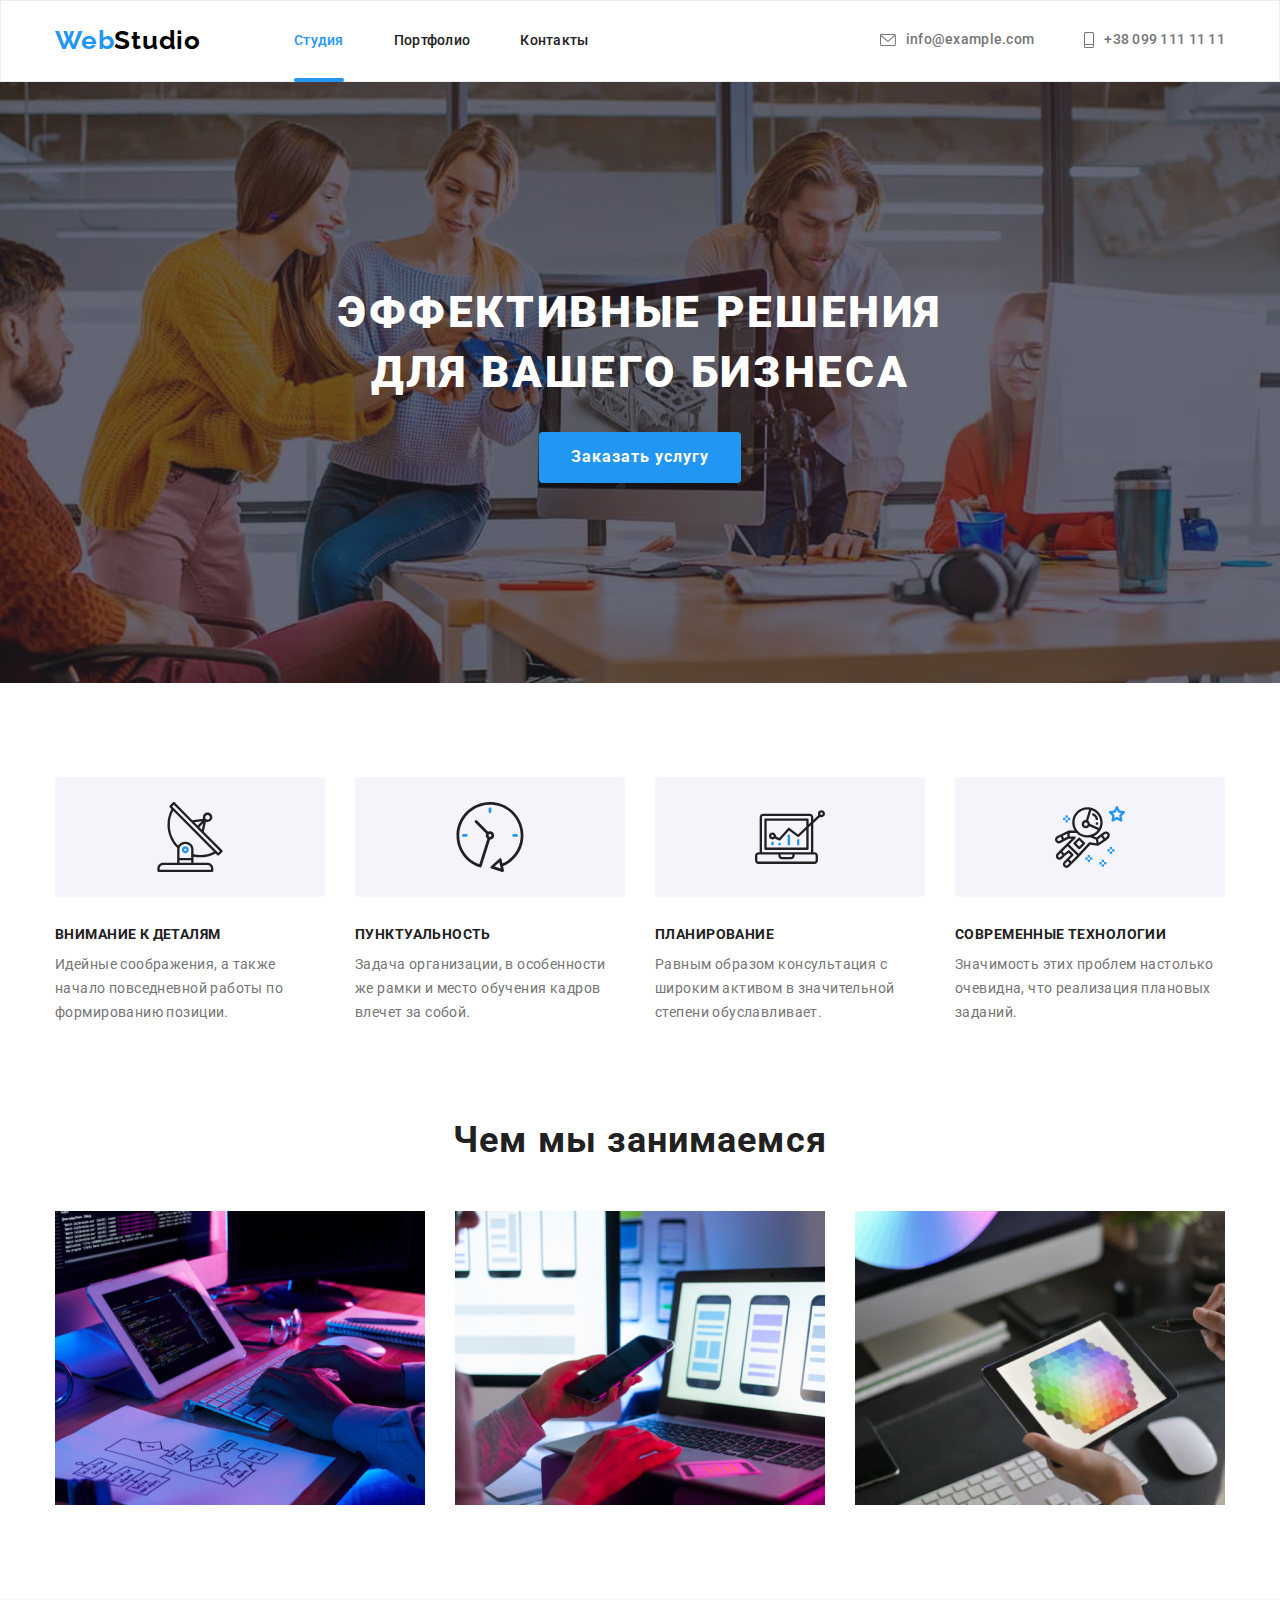
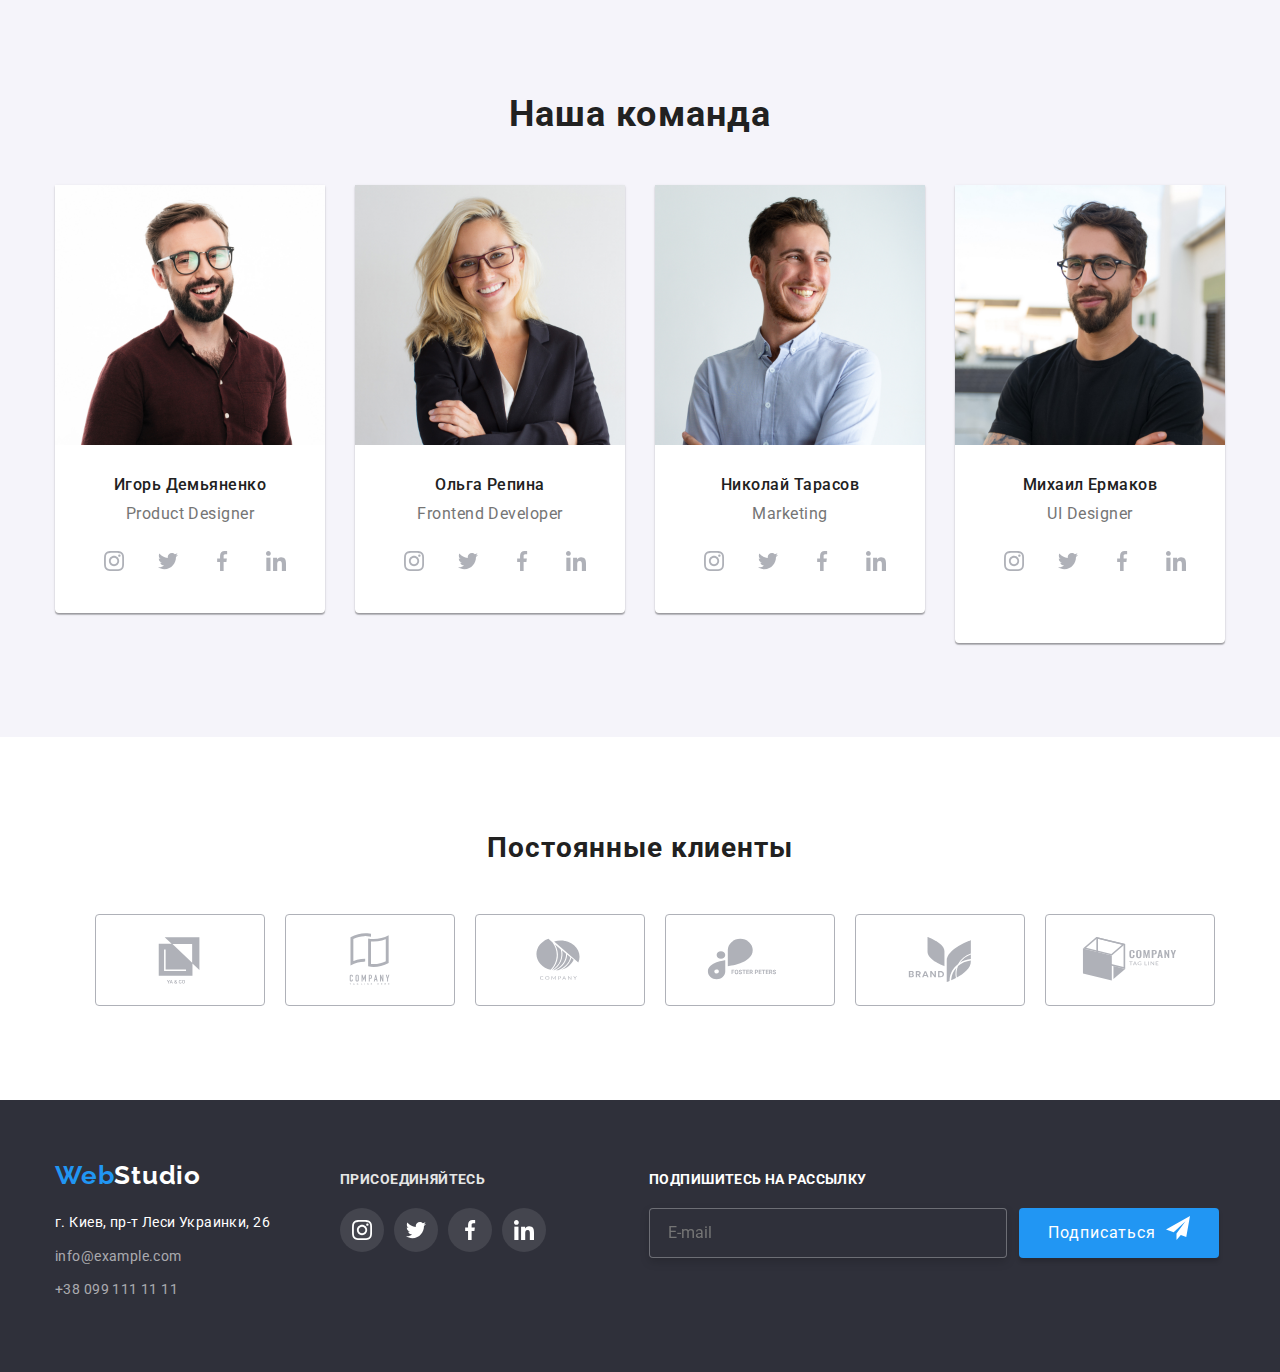
<file: index.html>
<!DOCTYPE html>
<html lang="ru">
  <head>
    <meta charset="UTF-8" />
    <meta http-equiv="X-UA-Compatible" content="IE=edge" />
    <meta name="viewport" content="width=device-width, initial-scale=1.0" />
    <title>Document</title>
    <link rel="preconnect" href="https://fonts.googleapis.com" />
    <link rel="preconnect" href="https://fonts.gstatic.com" crossorigin />
    <link
      href="https://fonts.googleapis.com/css2?family=Raleway:wght@700&family=Roboto:wght@400;500;700;900&display=swap"
      rel="stylesheet"
    />

    <link rel="stylesheet" href="./css/main.min.css" />
  </head>
  <body>
    <header class="header-home">
      <div class="container">
        <a class="header-home-logo" href="./index.html"
          >Web<span class="logo-span">Studio</span>
        </a>

        <nav class="header-home-nav">
          <ul class="menu">
            <li class="menu__links">
              <a class="menu__a active active-current" href="./index.html"
                >Студия</a
              >
            </li>
            <li class="menu__links">
              <a class="menu__a" href="./portfolio.html">Портфолио</a>
            </li>
            <li class="menu__links">
              <a class="menu__a" href="./">Контакты</a>
            </li>
          </ul>
        </nav>
        <ul class="contact">
          <li class="contact__contacnlink">
            <a class="contact__tel" href="mail:info@example.com">
              <svg class="mail-iconssvg" width="16" height="12">
                <use href="./images/icons.svg#icon-envelope-hover"></use>
              </svg>
              info@example.com</a
            >
          </li>
          <li class="contact__contacnlink">
            <a class="contact__tel" href="tel:+380991111111">
              <svg class="tel-iconssvg" width="10" height="16">
                <use href="./images/icons.svg#icon-Vector"></use>
              </svg>
              +38 099 111 11 11</a
            >
          </li>
        </ul>
        <button type="button" class="btm-menu-open">
          <svg class="menu-open" width="40" height="40">
                <use href="./images/icons.svg#icon-menu_40px"></use>
              </svg>
        </button>
      </div>








<div class="mobi-menu is-hidden  ">
        
        <button type="button" class="btm-menu-close">
          <svg class="menu-open" width="40" height="40">
                <use href="./images/icons.svg#icon-close_40px"></use>
              </svg>
        </button>
       
 <ul class="menu-mob ">
            <li class="menu-mob__links  ">
              <a class="actives menu-mob__a   " href="./index.html"
                >Студия</a
              >
            </li>
            <li class="menu-mob__links">
              <a class="menu-mob__a" href="./portfolio.html">Портфолио</a>
            </li>
            <li class="menu-mob__links">
              <a class="menu-mob__a" href="./">Контакты</a>
            </li>
          </ul>
          <ul class="contact-mob">
             
          <li class="contact-mob__contacnlink">
            <a class="contact-mob__tel" href="tel:+380991111111">
              
              +38 099 111 11 11</a
            >
          </li>
          <li class="contact-mob__contacnlink">
            <a class="contact-mob__mail" href="mail:info@example.com">
              
              info@example.com</a
            >
         
        </ul>
        <ul class="menu-insta">
          <li class="menu-insta-list">
            <a href="" class="menu-insta-link">Instagram</a>
          </li>
          <li class="menu-insta-list">
             <div class="menu-insta__border"></div>
            <a href="" class="menu-insta-link">Twitter</a>
          </li>
          <li class="menu-insta-list">
             <div class="menu-insta__border"></div>
            <a href="" class="menu-insta-link">Facebook</a>
          </li>
          <li class="menu-insta-list">
             <div class="menu-insta__border"></div>
            <a href="" class="menu-insta-link">LinkedIn</a>
          </li>
        </ul>
        
       
      </div>











      <div class="menu-planset">
 <div class="container container-planset">
        <a class="header-planset-logo" href="./WebStudio"
          >Web<span class="planset-logo-span">Studio</span>
        </a>

        <nav class="planset-header-home-nav">
          <ul class="menu-planset">
            <li class="menu__links">
              <a class="menu__a active active-current" href="./index.html"
                >Студия</a
              >
            </li>
            <li class="menu__links">
              <a class="menu__a" href="./portfolio.html">Портфолио</a>
            </li>
            <li class="menu__links">
              <a class="menu__a" href="./">Контакты</a>
            </li>
          </ul>
        </nav>
        <ul class="contact-planshet">
          <li class="contact__contacnlinks">
            <a class="contact__tel" href="mail:info@example.com">
              <svg class="mail-iconssvg" width="16" height="12">
                <use href="./images/icons.svg#icon-envelope-hover"></use>
              </svg>
              info@example.com</a
            >
          </li>
          <li class="contact__contacnlink">
            <a class="contact__tel" href="tel:+380991111111">
              <svg class="tel-iconssvg" width="10" height="16">
                <use href="./images/icons.svg#icon-Vector"></use>
              </svg>
              +38 099 111 11 11</a
            >
          </li>
        </ul>

        
       
      </div>
      </div>


      
    </header>





































    

    <!--секция-->
    <main>
      <section class="section-home-button">
        <div class="container ">
          <h1 class="section-home-button-logo button-logo">
            Эффективные решения для вашего бизнеса
          </h1>
          <button class="sec-home-button" type="button" data-modal-open>
            Заказать услугу
          </button>
        </div>




      </section>
      <section class="section-one section">
        <div class="container">
          <h2 hidden>Эффективные решения для вашего бизнеса</h2>

         <ul class="section-one-list home-one-ikons">
            <li class="section-one-list-link one-ikons">
              <div class="oneicon">
                <svg class="one-link-icon" width="70" height="70">
                  <use href="./images/icons.svg#icon-antenna-1"></use>
                </svg>
              </div>
              <h3 class="section-one-logo">Внимание к деталям</h3>
              <p class="section-one-text">
                Идейные соображения, а также начало повседневной работы по
                формированию позиции.
              </p>
            </li>
            <li class="section-one-list-link one-ikons">
              <div class="oneicon">
                <svg class="one-link-icon" width="70" height="70">
                  <use href="./images/icons.svg#icon-clock-1"></use>
                </svg>
              </div>
              <h3 class="section-one-logo">Пунктуальность</h3>
              <p class="section-one-text">
                Задача организации, в особенности же рамки и место обучения
                кадров влечет за собой.
              </p>
            </li>
            <li class="section-one-list-link one-ikons">
              <div class="oneicon">
                <svg class="one-link-icon" width="70" height="70">
                  <use href="./images/icons.svg#icon-diagram-1"></use>
                </svg>
              </div>
              <h3 class="section-one-logo">Планирование</h3>
              <p class="section-one-text">
                Равным образом консультация с широким активом в значительной
                степени обуславливает.
              </p>
            </li>
            <li class="section-one-list-link one-ikons">
              <div class="oneicon">
                <svg class="one-link-icon" width="70" height="70">
                  <use href="./images/icons.svg#icon-astronaut-1"></use>
                </svg>
              </div>
              <h3 class="section-one-logo">Современные технологии</h3>
              <p class="section-one-text">
                Значимость этих проблем настолько очевидна, что реализация
                плановых заданий.
              </p>
            </li>
          </ul>
        </div>
      </section>

      <!--секция с фото-->
      <section class="home-photo section">
        <div class="container">
          <h2 class="home-photo-logo">Чем мы занимаемся</h2>
          <ul class="home-photo-link">
            <li class="home-photo-lins">
              <img
                src="./images/rabota1.jpg"
                alt="разработка придлжений"
                width="370"
                height="294"
              />
            </li>
            <li class="home-photo-lins">
              <img
                src="./images/rabota2.jpg"
                alt="разработка придлжений"
                width="370"
                height="294"
              />
            </li>
            <li class="home-photo-lins">
              <img
                src="./images/rabota3.jpg"
                alt="разработка придлжений"
                width="370"
                height="294"
              />
            </li>
          </ul>
        </div>
      </section>
      <!-- секция наша команда-->
      <section class="team section">
        <div class="container">
          <h2 class="team-logo">Наша команда</h2>
          <ul class="team-link">
            <li class="team-lins">
              <img
                src="./images/geroi.jpg"
                alt="команда"
                width="270"
                height="260"
              />
              <div class="padding-team">
                <h3 class="team-mini-logo">Игорь Демьяненко</h3>
                <p class="team-text" lang="en">Product Designer</p>
                <ul class="team-list list">
                  <li class="team-icon">
                    <a href="" class="team-list-a link">
                      <svg class="tem-logo" width="20" height="20">
                        <use href="./images/icons.svg#icon-instagram-2"></use>
                      </svg>
                    </a>
                  </li>
                  <li class="team-icon">
                    <a href="" class="team-list-a link">
                      <svg class="tem-logo" width="20" height="20">
                        <use href="./images/icons.svg#icon-twitter-1"></use>
                      </svg>
                    </a>
                  </li>
                  <li class="team-icon">
                    <a href="" class="team-list-a link">
                      <svg class="tem-logo" width="20" height="20">
                        <use href="./images/icons.svg#icon-facebook-1"></use>
                      </svg>
                    </a>
                  </li>
                  <li class="team-icon">
                    <a href="" class="team-list-a link">
                      <svg class="tem-logo" width="20" height="20">
                        <use href="./images/icons.svg#icon-linkedin-1"></use>
                      </svg>
                    </a>
                  </li>
                </ul>
              </div>
            </li>

            <li class="team-lins">
              <img
                src="./images/geroi1.jpg"
                alt="команда"
                width="270"
                height="260"
              />
              <div class="padding-team">
                <h3 class="team-mini-logo">Ольга Репина</h3>
                <p class="team-text" lang="en">Frontend Developer</p>
                <ul class="team-list list">
                  <li class="team-icon">
                    <a href="" class="team-list-a link">
                      <svg class="tem-logo" width="20" height="20">
                        <use href="./images/icons.svg#icon-instagram-2"></use>
                      </svg>
                    </a>
                  </li>
                  <li class="team-icon">
                    <a href="" class="team-list-a link">
                      <svg class="tem-logo" width="20" height="20">
                        <use href="./images/icons.svg#icon-twitter-1"></use>
                      </svg>
                    </a>
                  </li>
                  <li class="team-icon">
                    <a href="" class="team-list-a link">
                      <svg class="tem-logo" width="20" height="20">
                        <use href="./images/icons.svg#icon-facebook-1"></use>
                      </svg>
                    </a>
                  </li>
                  <li class="team-icon">
                    <a href="" class="team-list-a link">
                      <svg class="tem-logo" width="20" height="20">
                        <use href="./images/icons.svg#icon-linkedin-1"></use>
                      </svg>
                    </a>
                  </li>
                </ul>
              </div>
            </li>

            <li class="team-lins">
              <img
                src="./images/geroi2.jpg"
                alt="команда"
                width="270"
                height="260"
              />
              <div class="padding-team">
                <h3 class="team-mini-logo">Николай Тарасов</h3>
                <p class="team-text" lang="en">Marketing</p>
                <ul class="team-list list">
                  <li class="team-icon">
                    <a href="" class="team-list-a link">
                      <svg class="tem-logo" width="20" height="20">
                        <use href="./images/icons.svg#icon-instagram-2"></use>
                      </svg>
                    </a>
                  </li>
                  <li class="team-icon">
                    <a href="" class="team-list-a link">
                      <svg class="tem-logo" width="20" height="20">
                        <use href="./images/icons.svg#icon-twitter-1"></use>
                      </svg>
                    </a>
                  </li>
                  <li class="team-icon">
                    <a href="" class="team-list-a link">
                      <svg class="tem-logo" width="20" height="20">
                        <use href="./images/icons.svg#icon-facebook-1"></use>
                      </svg>
                    </a>
                  </li>
                  <li class="team-icon">
                    <a href="" class="team-list-a link">
                      <svg class="tem-logo" width="20" height="20">
                        <use href="./images/icons.svg#icon-linkedin-1"></use>
                      </svg>
                    </a>
                  </li>
                </ul>
              </div>
            </li>

            <li class="team-lins">
              <img
                src="./images/geroi3.jpg"
                alt="команда"
                width="270"
                height="260"
              />
              <div class="padding-team">
                <h3 class="team-mini-logo">Михаил Ермаков</h3>
                <p class="team-text" lang="en">UI Designer</p>

                <ul class="team-list list">
                  <li class="team-icon">
                    <a href="" class="team-list-a link">
                      <svg class="tem-logo" width="20" height="20">
                        <use href="./images/icons.svg#icon-instagram-2"></use>
                      </svg>
                    </a>
                  </li>
                  <li class="team-icon">
                    <a href="" class="team-list-a link">
                      <svg class="tem-logo" width="20" height="20">
                        <use href="./images/icons.svg#icon-twitter-1"></use>
                      </svg>
                    </a>
                  </li>
                  <li class="team-icon">
                    <a href="" class="team-list-a link">
                      <svg class="tem-logo" width="20" height="20">
                        <use href="./images/icons.svg#icon-facebook-1"></use>
                      </svg>
                    </a>
                  </li>
                  <li class="team-icon">
                    <a href="" class="team-list-a link">
                      <svg class="tem-logo" width="20" height="20">
                        <use href="./images/icons.svg#icon-linkedin-1"></use>
                      </svg>
                    </a>
                  </li>
                </ul>
              </div>
            </li>
          </ul>
        </div>
      </section>
      <!--секция новые иконки-->
      <section class="section-icons section">
        <div class="container">
          <h2 class="icons-logo">Постоянные клиенты</h2>
          <ul class="icons-new">
            <li class="icons-list-new">
              <a href="" class="icons-a">
                <svg class="icon-logo-last" width="106" height="60">
                  <use href="./images/icons.svg#icon-Logo"></use>
                </svg>
              </a>
            </li>
            <li class="icons-list-new">
              <a href="" class="icons-a">
                <svg class="icon-logo-last" width="106" height="60">
                  <use href="./images/icons.svg#icon-Logo-1"></use>
                </svg>
              </a>
            </li>
            <li class="icons-list-new">
              <a href="" class="icons-a">
                <svg class="icon-logo-last" width="106" height="60">
                  <use href="./images/icons.svg#icon-Logo-2"></use>
                </svg>
              </a>
            </li>
            <li class="icons-list-new">
              <a href="" class="icons-a">
                <svg class="icon-logo-last" width="106" height="60">
                  <use href="./images/icons.svg#icon-Logo-3"></use>
                </svg>
              </a>
            </li>
            <li class="icons-list-new">
              <a href="" class="icons-a">
                <svg class="icon-logo-last" width="106" height="60">
                  <use href="./images/icons.svg#icon-Logo-4"></use>
                </svg>
              </a>
            </li>
            <li class="icons-list-new">
              <a href="" class="icons-a">
                <svg class="icon-logo-last" width="106" height="60">
                  <use href="./images/icons.svg#icon-Logo-5"></use>
                </svg>
              </a>
            </li>
          </ul>
        </div>
      </section>
    </main>
    <!--концовка-->











    <footer class="footer-home">
      <div class="section-footer container">
       <div class="tablet-futre">
         <div class="footer-div">
          <a class="footer-home-logo" href="./WebStudio"
            >Web<span class="footer-spen">Studio</span>
          </a>
          <address class="footer-home-adress">
            г. Киев, пр-т Леси Украинки, 26
          </address>
          <ul class="footer-home-link">
            <li class="footer-home-lins">
              <a class="footer-home-tel" href="mail:info@example.com"
                >info@example.com</a
              >
            </li>
            <li class="footer-home-lins">
              <a class="footer-home-tel" href="tel:+380991111111"
                >+38 099 111 11 11</a
              >
            </li>
          </ul>
        </div>

        <div class="section-h2">
          <h2 class="foter-h2">присоединяйтесь</h2>

          <ul class="footer-icons">
            <li class="footer-icins-li">
              <a href="" class="footer-icins-a">
                <svg class="footer-icins-logo" width="20" height="20">
                  <use href="./images/icons.svg#icon-instagram-3"></use>
                </svg>
              </a>
            </li>
            <li class="footer-icins-li">
              <a href="" class="footer-icins-a">
                <svg class="footer-icins-logo" width="20" height="20">
                  <use href="./images/icons.svg#icon-twitter-2"></use>
                </svg>
              </a>
            </li>
            <li class="footer-icins-li">
              <a href="" class="footer-icins-a">
                <svg class="footer-icins-logo" width="20" height="20">
                  <use href="./images/icons.svg#icon-facebook-2"></use>
                </svg>
              </a>
            </li>
            <li class="footer-icins-li">
              <a href="" class="footer-icins-a">
                <svg class="footer-icins-logo" width="20" height="20">
                  <use href="./images/icons.svg#icon-linkedin-2"></use>
                </svg>
              </a>
            </li>
          </ul>
        </div>
       </div>

        <form class="subscription-form">
          <h2 class="footer-label">Подпишитесь на рассылку</h2>
          <div class="subscription-mail-form">
            <input
              type="text"
              name="mail"
              id="foter-mail"
              placeholder="E-mail"
              class="futer-input"
            />
            <button class="footer-buten" type="submit">
              Подписаться
              <span>
                <svg class="subscription-icon" width="24" height="24">
                  <use href="./images/icons.svg#icon-tele"></use>
                </svg>
              </span>
            </button>
          </div>
        </form>
      </div>
    </footer>











    <div class="backdrop is-hidden" data-modal>
      <div class="modal">
        <button type="button" class="modal-close" data-modal-close>
          <svg class="footer-isins-logo" width="10" height="10">
            <use href="./images/icons.svg#icon-krestik"></use>
          </svg>
        </button>

        <p class="modal-title">Оставьте свои данные, мы вам перезвоним</p>

        <form class="modal-form">
          <div class="modal-in">
            <div class="input-wrap">
              <label class="modal-label" for="user-name">Имя</label>
              <input
                type="text"
                name="user-name"
                class="modal-input"
                id="user-name"
                placeholder=""
              />
              <svg class="imput-svg">
                <use
                  href="./images/icons.svg#icon-person-black-18dp-1"
                  width="18"
                  height="18"
                ></use>
              </svg>
            </div>
          </div>

          <div class="input-wrap">
            <label class="modal-label" for="user-tel">Телефон</label>
            <input
              type="tel"
              name="user-tel"
              class="modal-input"
              id="user-tel"
              placeholder=""
            />
            <svg class="imput-svg">
              <use
                href="./images/icons.svg#icon-phone-black-18dp-1"
                width="18"
                height="18"
              ></use>
            </svg>
          </div>

          <div class="input-wrap">
            <label class="modal-label" for="user-mail">Почта</label>
            <input
              type="email"
              name="user-mail"
              class="modal-input"
              id="user-mail"
              placeholder=""
            />
            <svg class="imput-svg">
              <use
                href="./images/icons.svg#icon-email-black-18dp-1"
                width="18"
                height="18"
              ></use>
            </svg>
          </div>

          <div class="modal-field">
            <label class="modal-label" for="user-tex">Комментарий</label>

            <textarea
              name="user-tex"
              id="user-tex"
              class="user-tex"
              placeholder="Введите текст"
            ></textarea>
          </div>
          <div class="model-cgecbox">
            <input
              class="checkbox visually-hidden"
              type="checkbox"
              name="checkbox"
              id="checkbox"
            />
            <label class="checkbox-tex" for="checkbox"
              >Соглашаюсь с рассылкой и принимаю&nbsp;
              <a class="" href="">Условия договора</a>
            </label>
          </div>

          <button type="submit" class="sec-home-button btm">Отправить</button>
        </form>
      </div>
    </div>
    <script src="./js/modal.js"></script>
    <script src="./js/menu.js"></script>
     
  </body>
</html>
</file>
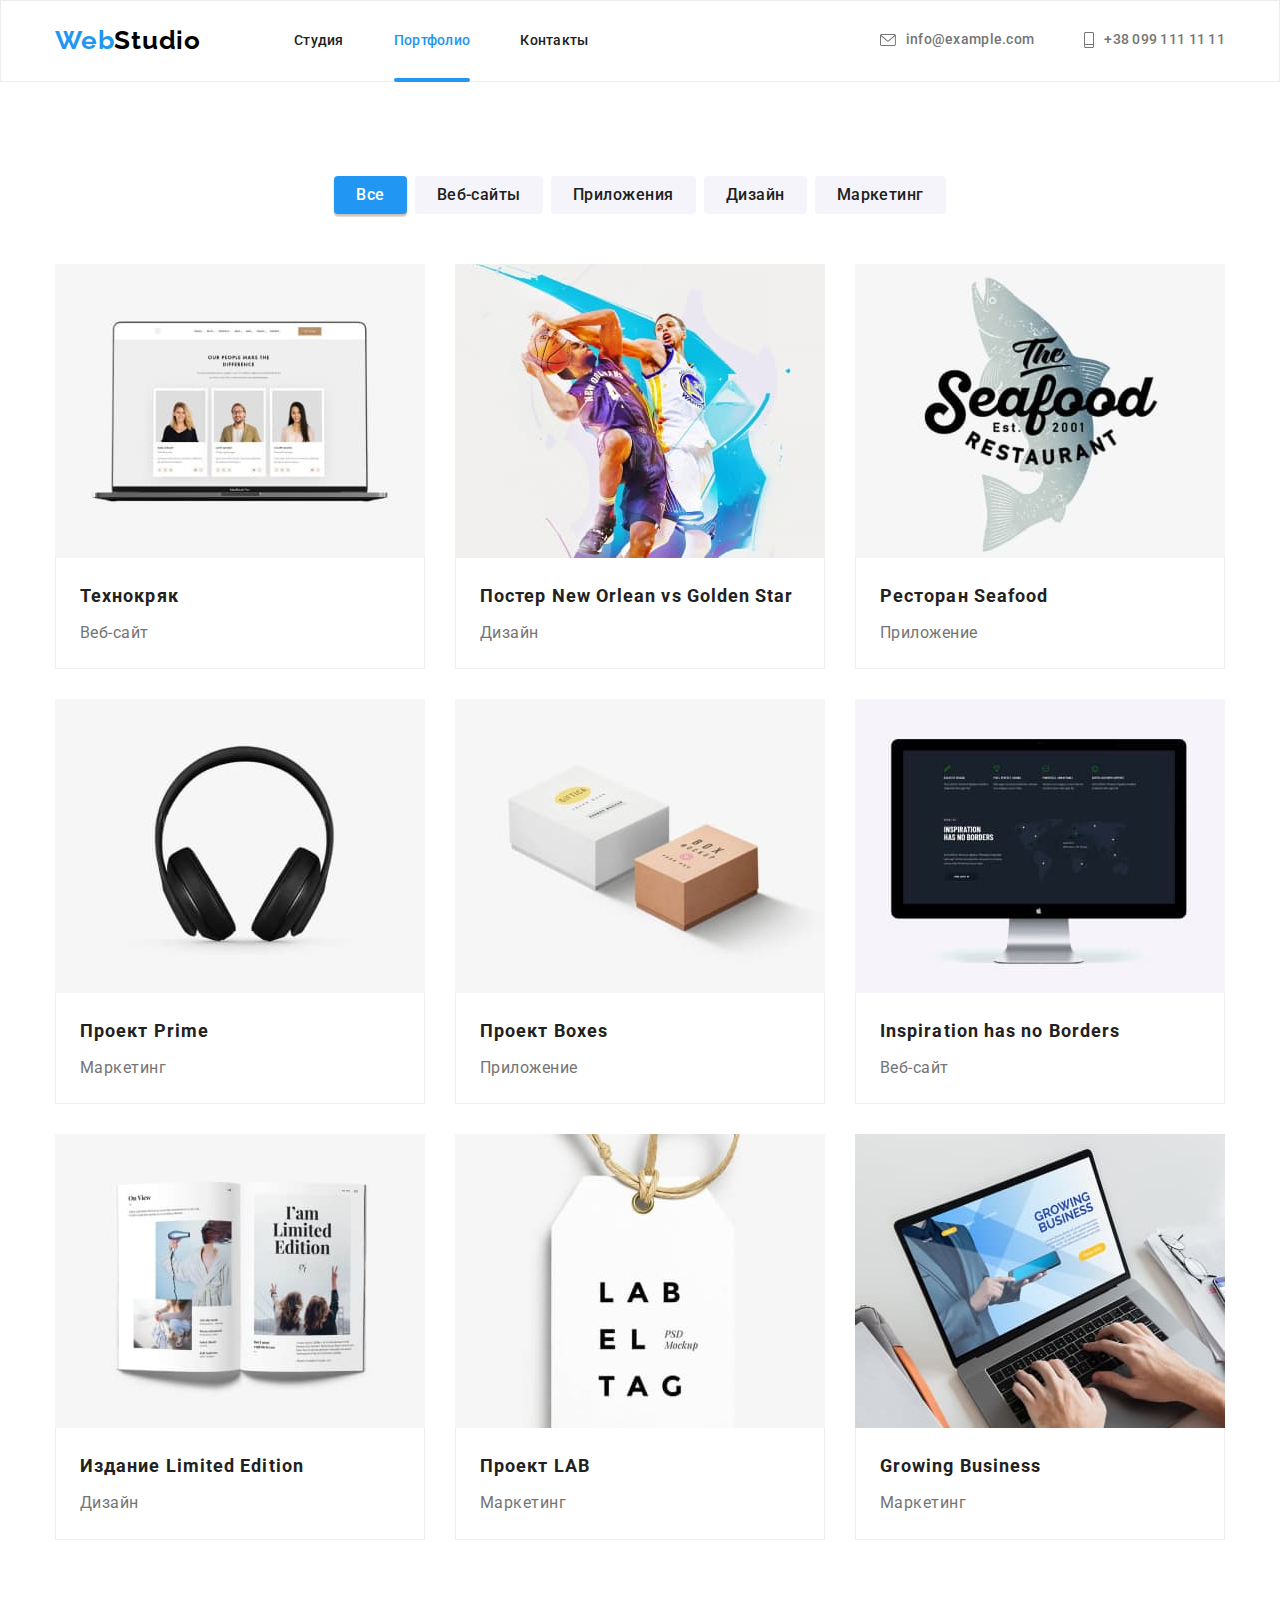
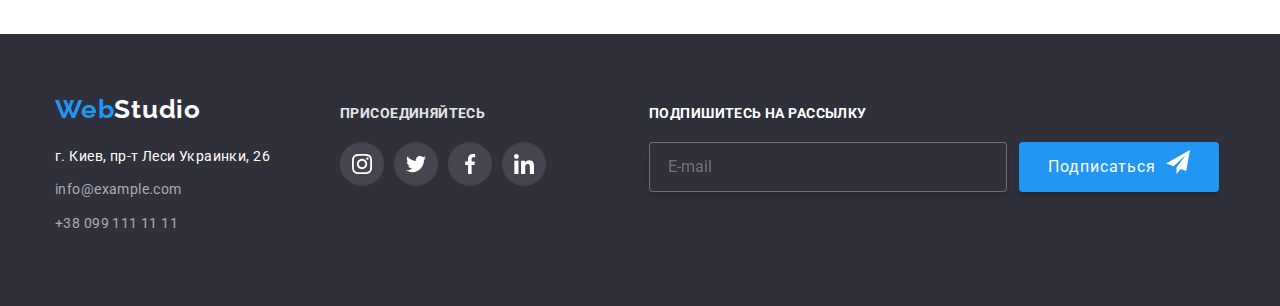
<file: portfolio.html>
<!DOCTYPE html>
<html lang="ru">
  <head>
    <meta charset="UTF-8" />
    <meta http-equiv="X-UA-Compatible" content="IE=edge" />
    <meta name="viewport" content="width=device-width, initial-scale=1.0" />
    <title>Document</title>
    <link rel="preconnect" href="https://fonts.googleapis.com" />

    <link rel="preconnect" href="https://fonts.gstatic.com" crossorigin />
    <link
      href="https://fonts.googleapis.com/css2?family=Raleway:wght@700&family=Roboto:wght@400;500;700;900&display=swap"
      rel="stylesheet"
    />

    <link rel="stylesheet" href="./css/main.min.css" />
  </head>
  <body>
  
     <header class="header-home">
      <div class="container">
        <a class="header-home-logo" href="./index.html"
          >Web<span class="logo-span">Studio</span>
        </a>

        <nav class="header-home-nav">
          <ul class="menu">
            <li class="menu__links">
              <a class="menu__a " href="./index.html"
                >Студия</a
              >
            </li>
            <li class="menu__links">
              <a class="menu__a active active-current" href="./portfolio.html">Портфолио</a>
            </li>
            <li class="menu__links">
              <a class="menu__a" href="./">Контакты</a>
            </li>
          </ul>
        </nav>
        <ul class="contact">
          <li class="contact__contacnlink">
            <a class="contact__tel" href="mail:info@example.com">
              <svg class="mail-iconssvg" width="16" height="12">
                <use href="./images/icons.svg#icon-envelope-hover"></use>
              </svg>
              info@example.com</a
            >
          </li>
          <li class="contact__contacnlink">
            <a class="contact__tel" href="tel:+380991111111">
              <svg class="tel-iconssvg" width="10" height="16">
                <use href="./images/icons.svg#icon-Vector"></use>
              </svg>
              +38 099 111 11 11</a
            >
          </li>
        </ul>
        <button type="button" class="btm-menu-open">
          <svg class="menu-open" width="40" height="40">
                <use href="./images/icons.svg#icon-menu_40px"></use>
              </svg>
        </button>
      </div>



<div class="mobi-menu  is-hidden ">
        <section class="conteiner-menu" >
        <button type="button" class="btm-menu-close">
          <svg class="menu-open" width="40" height="40">
                <use href="./images/icons.svg#icon-close_40px"></use>
              </svg>
        </button>
        <div class="mob-menu-top">
 <ul class="menu-mob ">
            <li class="menu-mob__links  ">
              <a class="actives menu-mob__a   " href="./index.html"
                >Студия</a
              >
            </li>
            <li class="menu-mob__links">
              <a class="menu-mob__a" href="./portfolio.html">Портфолио</a>
            </li>
            <li class="menu-mob__links">
              <a class="menu-mob__a" href="./">Контакты</a>
            </li>
          </ul>
          <ul class="contact-mob">
            
          <li class="contact-mob__contacnlink">
            <a class="contact-mob__tel" href="tel:+380991111111">
              
              +38 099 111 11 11</a
            >
          </li>
          <li class="contact-mob__contacnlink">
            <a class="contact-mob__mail" href="mail:info@example.com">
              
              info@example.com</a
            >
         
        </ul>
        <ul class="menu-insta">
          <li class="menu-insta-list">
            <a href="" class="menu-insta-link">Instagram</a>
          </li>
          <li class="menu-insta-list">
            <a href="" class="menu-insta-link">Twitter</a>
          </li>
          <li class="menu-insta-list">
            <a href="" class="menu-insta-link">Facebook</a>
          </li>
          <li class="menu-insta-list">
            <a href="" class="menu-insta-link">LinkedIn</a>
          </li>
        </ul>
        </div>
        </section>
      </div>


      <div class="menu-planset">
 <div class="container container-planset">
        <a class="header-planset-logo" href="./WebStudio"
          >Web<span class="planset-logo-span">Studio</span>
        </a>

        <nav class="planset-header-home-nav">
          <ul class="menu-planset">
            <li class="menu__links">
              <a class="menu__a active active-current" href="./index.html"
                >Студия</a
              >
            </li>
            <li class="menu__links">
              <a class="menu__a" href="./portfolio.html">Портфолио</a>
            </li>
            <li class="menu__links">
              <a class="menu__a" href="./">Контакты</a>
            </li>
          </ul>
        </nav>
        <ul class="contact-planshet">
          <li class="contact__contacnlinks">
            <a class="contact__tel" href="mail:info@example.com">
              <svg class="mail-iconssvg" width="16" height="12">
                <use href="./images/icons.svg#icon-envelope-hover"></use>
              </svg>
              info@example.com</a
            >
          </li>
          <li class="contact__contacnlink">
            <a class="contact__tel" href="tel:+380991111111">
              <svg class="tel-iconssvg" width="10" height="16">
                <use href="./images/icons.svg#icon-Vector"></use>
              </svg>
              +38 099 111 11 11</a
            >
          </li>
        </ul>

        
       
      </div>
      </div>


      
    </header>
  

    <main>

      <section class="section-button section">
        <div class="container  ">
          <h1 hidden>портфолио</h1>

          <ul class="section-ul">
            <li class="section-li">
              <button class="section-butn active-button" type="button">
                Все
              </button>
            </li>
            <li class="section-li">
              <button class="section-butn" type="button">Веб-сайты</button>
            </li>
            <li class="section-li">
              <button class="section-butn" type="button">Приложения</button>
            </li>
            <li class="section-li">
              <button class="section-butn" type="button">Дизайн</button>
            </li>
            <li class="section-li">
              <button class="section-butn" type="button">Маркетинг</button>
            </li>
          </ul>

          <ul class="section-galeri-ul">
            <li class="section-galeri-list">
              <div class="galeri-top-wrap">
                <img
                  src="./images/images-portfolio/portfolio-1.jpg"
                  alt="портфолио"
                  width="370"
                  height="294"
                />
                <p class="galeri-top-tex">
                  Ресурс предлагает комплексные предложения с разным уровнем
                  функционала и сервисов. Все это позволит посетителю получить
                  исчерпывающие сведения о компании или частном лице.
                </p>
              </div>
              <div class="galeri-wrapper">
                <h2 class="section-galeri-logo">Технокряк</h2>
                <p class="section-galeri-text">Веб-сайт</p>
              </div>
            </li>
            <li class="section-galeri-list">
              <div class="galeri-top-wrap">
                <img
                  src="./images/images-portfolio/portfolio-2.jpg"
                  alt="портфолио"
                  width="370"
                  height="294"
                />
                <p class="galeri-top-tex">
                  Ресурс предлагает комплексные предложения с разным уровнем
                  функционала и сервисов. Все это позволит посетителю получить
                  исчерпывающие сведения о компании или частном лице.
                </p>
              </div>
              <div class="galeri-wrapper">
                <h2 class="section-galeri-logo">
              Постер New Orlean vs Golden Star
                </h2>
                <p class="section-galeri-text">Дизайн</p>
              </div>
            </li>
            <li class="section-galeri-list">
              <div class="galeri-top-wrap">
                <img
                  src="./images/images-portfolio/portfolio-3.jpg"
                  alt="портфолио"
                  width="370"
                  height="294"
                />
                <p class="galeri-top-tex">
                  Ресурс предлагает комплексные предложения с разным уровнем
                  функционала и сервисов. Все это позволит посетителю получить
                  исчерпывающие сведения о компании или частном лице.
                </p>
              </div>
              <div class="galeri-wrapper">
                <h2 class="section-galeri-logo">Ресторан Seafood</h2>
                <p class="section-galeri-text">Приложение</p>
              </div>
            </li>
            <li class="section-galeri-list">
              <div class="galeri-top-wrap">
                <img
                  src="./images/images-portfolio/portfolio-4.jpg"
                  alt="портфолио"
                  width="370"
                  height="294"
                />
                <p class="galeri-top-tex">
                  Ресурс предлагает комплексные предложения с разным уровнем
                  функционала и сервисов. Все это позволит посетителю получить
                  исчерпывающие сведения о компании или частном лице.
                </p>
              </div>
              <div class="galeri-wrapper">
                <h2 class="section-galeri-logo">Проект Prime</h2>
                <p class="section-galeri-text">Маркетинг</p>
              </div>
            </li>
            <li class="section-galeri-list">
              <div class="galeri-top-wrap">
                <img
                  src="./images/images-portfolio/portfolio-5.jpg"
                  alt="портфолио"
                  width="370"
                  height="294"
                />
                <p class="galeri-top-tex">
                  Ресурс предлагает комплексные предложения с разным уровнем
                  функционала и сервисов. Все это позволит посетителю получить
                  исчерпывающие сведения о компании или частном лице.
                </p>
              </div>
              <div class="galeri-wrapper">
                <h2 class="section-galeri-logo">Проект Boxes</h2>
                <p class="section-galeri-text">Приложение</p>
              </div>
            </li>
            <li class="section-galeri-list">
              <div class="galeri-top-wrap">
                <img
                  src="./images/images-portfolio/portfolio-6.jpg"
                  alt="портфолио"
                  width="370"
                  height="294"
                />
                <p class="galeri-top-tex">
                  Ресурс предлагает комплексные предложения с разным уровнем
                  функционала и сервисов. Все это позволит посетителю получить
                  исчерпывающие сведения о компании или частном лице.
                </p>
              </div>
              <div class="galeri-wrapper">
                <h2 class="section-galeri-logo" lang="en">
                  Inspiration has no Borders
                </h2>
                <p class="section-galeri-text">Веб-сайт</p>
              </div>
            </li>
            <li class="section-galeri-list">
              <div class="galeri-top-wrap">
                <img
                  src="./images/images-portfolio/portfolio-7.jpg"
                  alt="портфолио"
                  width="370"
                  height="294"
                />
                <p class="galeri-top-tex">
                  Ресурс предлагает комплексные предложения с разным уровнем
                  функционала и сервисов. Все это позволит посетителю получить
                  исчерпывающие сведения о компании или частном лице.
                </p>
              </div>
              <div class="galeri-wrapper">
                <h2 class="section-galeri-logo">Издание Limited Edition</h2>
                <p class="section-galeri-text">Дизайн</p>
              </div>
            </li>
            <li class="section-galeri-list">
              <div class="galeri-top-wrap">
                <img
                  src="./images/images-portfolio/portfolio-8.jpg"
                  alt="портфолио"
                  width="370"
                  height="294"
                />
                <p class="galeri-top-tex">
                  Ресурс предлагает комплексные предложения с разным уровнем
                  функционала и сервисов. Все это позволит посетителю получить
                  исчерпывающие сведения о компании или частном лице.
                </p>
              </div>
              <div class="galeri-wrapper">
                <h2 class="section-galeri-logo">Проект LAB</h2>
                <p class="section-galeri-text">Маркетинг</p>
              </div>
            </li>
            <li class="section-galeri-list">
              <div class="galeri-top-wrap">
                <img
                  src="./images/images-portfolio/portfolio-9.jpg"
                  alt="портфолио"
                  width="370"
                  height="294"
                />
                <p class="galeri-top-tex">
                  Ресурс предлагает комплексные предложения с разным уровнем
                  функционала и сервисов. Все это позволит посетителю получить
                  исчерпывающие сведения о компании или частном лице.
                </p>
              </div>
              <div class="galeri-wrapper">
                <h2 class="section-galeri-logo" lang="en">Growing Business</h2>
                <p class="section-galeri-text">Маркетинг</p>
              </div>
            </li>
          </ul>
        </div>
      </section>
    </main>
     <footer class="footer-home">
      <section class="section-footer container">
       <div class="tablet-futre">
         <div class="footer-div">
          <a class="footer-home-logo" href="./WebStudio"
            >Web<span class="footer-spen">Studio</span>
          </a>
          <address class="footer-home-adress">
            г. Киев, пр-т Леси Украинки, 26
          </address>
          <ul class="footer-home-link">
            <li class="footer-home-lins">
              <a class="footer-home-tel" href="mail:info@example.com"
                >info@example.com</a
              >
            </li>
            <li class="footer-home-lins">
              <a class="footer-home-tel" href="tel:+380991111111"
                >+38 099 111 11 11</a
              >
            </li>
          </ul>
        </div>

        <div class="section-h2">
          <h2 class="foter-h2">присоединяйтесь</h2>

          <ul class="footer-icons">
            <li class="footer-icins-li">
              <a href="" class="footer-icins-a">
                <svg class="footer-icins-logo" width="20" height="20">
                  <use href="./images/icons.svg#icon-instagram-3"></use>
                </svg>
              </a>
            </li>
            <li class="footer-icins-li">
              <a href="" class="footer-icins-a">
                <svg class="footer-icins-logo" width="20" height="20">
                  <use href="./images/icons.svg#icon-twitter-2"></use>
                </svg>
              </a>
            </li>
            <li class="footer-icins-li">
              <a href="" class="footer-icins-a">
                <svg class="footer-icins-logo" width="20" height="20">
                  <use href="./images/icons.svg#icon-facebook-2"></use>
                </svg>
              </a>
            </li>
            <li class="footer-icins-li">
              <a href="" class="footer-icins-a">
                <svg class="footer-icins-logo" width="20" height="20">
                  <use href="./images/icons.svg#icon-linkedin-2"></use>
                </svg>
              </a>
            </li>
          </ul>
        </div>
       </div>

        <form class="subscription-form">
          <h2 class="footer-label">Подпишитесь на рассылку</h2>
          <div class="subscription-mail-form">
            <input
              type="text"
              name="mail"
              id="foter-mail"
              placeholder="E-mail"
              class="futer-input"
            />
            <button class="footer-buten" type="submit">
              Подписаться
              <span>
                <svg class="subscription-icon" width="24" height="24">
                  <use href="./images/icons.svg#icon-tele"></use>
                </svg>
              </span>
            </button>
          </div>
        </form>
      </section>
    </footer>
  <script src="./js/menu.js"></script>
  </body>
</html>
</file>
<file: css/main.min.css>
/*! modern-normalize v1.1.0 | MIT License | https://github.com/sindresorhus/modern-normalize */*,::before,::after{box-sizing:border-box}html{-moz-tab-size:4;tab-size:4}html{line-height:1.15;-webkit-text-size-adjust:100%}body{margin:0}body{font-family:system-ui,-apple-system,"Segoe UI",Roboto,Helvetica,Arial,sans-serif,"Apple Color Emoji","Segoe UI Emoji"}hr{height:0;color:inherit}abbr[title]{text-decoration:underline dotted}b,strong{font-weight:bolder}code,kbd,samp,pre{font-family:ui-monospace,SFMono-Regular,Consolas,"Liberation Mono",Menlo,monospace;font-size:1em}small{font-size:80%}sub,sup{font-size:75%;line-height:0;position:relative;vertical-align:baseline}sub{bottom:-0.25em}sup{top:-0.5em}table{text-indent:0;border-color:inherit}button,input,optgroup,select,textarea{font-family:inherit;font-size:100%;line-height:1.15;margin:0}button,select{text-transform:none}button,[type=button],[type=reset],[type=submit]{-webkit-appearance:button}::-moz-focus-inner{border-style:none;padding:0}:-moz-focusring{outline:1px dotted ButtonText}:-moz-ui-invalid{box-shadow:none}legend{padding:0}progress{vertical-align:baseline}::-webkit-inner-spin-button,::-webkit-outer-spin-button{height:auto}[type=search]{-webkit-appearance:textfield;outline-offset:-2px}::-webkit-search-decoration{-webkit-appearance:none}::-webkit-file-upload-button{-webkit-appearance:button;font:inherit}summary{display:list-item}body{font-family:"Roboto",sans-serif;color:#e5e5e5}p,h1,h2,h3,h4,h5,h6{margin:0}ul{list-style:none;margin:0;padding-left:0}button{cursor:pointer}a{color:currentColor}img{display:block;max-width:100%;height:auto;width:100%;height:auto}.container{width:100%;padding-left:15px;padding-right:15px;margin:0 auto}@media screen and (min-width: 480px){.container{max-width:480px}}@media screen and (min-width: 768px){.container{max-width:768px}}@media screen and (min-width: 1200px){.container{max-width:1200px}}.section{padding:94px 0}.header-home{padding-top:24px;padding-bottom:25px;border:1px solid #ececec}.header-home .container{display:flex;align-items:center}.header-home-logo{font-family:"Raleway";font-weight:700;font-size:26px;line-height:1.19;letter-spacing:.03em;color:#2196f3;text-decoration:none;display:flex;margin-right:93px}@media screen and (min-width: 768px){.header-home-logo{display:none}}@media screen and (min-width: 1200px){.header-home-logo{display:flex}}.logo-span{color:#000}.menu{list-style:none;text-decoration:none;font-weight:500;font-size:14px;line-height:16px;letter-spacing:.02em;color:#212121;cursor:pointer;display:flex}@media screen and (max-width: 1199px){.menu{display:none}}@media screen and (max-width: 768px){.menu{display:none}}.active{position:relative;padding:32px 0;list-style:none;text-decoration:none;color:#2196f3;font-weight:500;font-size:14px;line-height:16px;letter-spacing:.02em;cursor:pointer}.active-current::after{position:absolute;content:"";bottom:-2px;left:0;display:block;width:100%;height:4px;background-color:#2196f3;border-radius:2px}.menu__links:not(:last-child){margin-right:50px}.menu__a{text-decoration:none;transition:color 250ms cubic-bezier(0.4, 0, 0.2, 1)}.menu__a:hover{color:#2196f3}.menu__a:focus{color:#2196f3}.contact{display:flex;margin-left:auto;margin:left 305px}@media screen and (max-width: 1199px){.contact{display:none}}@media screen and (max-width: 768px){.contact{display:none}}.contact__contacnlink{list-style:none;margin-right:50px}.contact__contacnlink:last-child{margin-right:0}.contact__tel{display:flex;list-style:none;text-decoration:none;font-weight:500;font-size:14px;line-height:1.14;letter-spacing:.02em;color:#757575;align-items:center;transition:color 250ms cubic-bezier(0.4, 0, 0.2, 1)}.contact__tel:hover{color:#2196f3}.contact__tel:focus{color:#2196f3}.mail-iconssvg{fill:#757575;margin-right:10px}.header-home-tel:hover .mail-iconssvg{fill:#2196f3}.header-home-tel:focus .mail-iconssvg{fill:#2196f3}.tel-iconssvg{fill:#757575;margin-right:10px}.contact__tel:hover .tel-iconssvg{fill:#2196f3}.contact__tel:focus .tel-iconssvg{fill:#2196f3}.btm-menu-open{display:block;margin-left:auto;margin-right:15px;background-color:#fff;border:none}.btm-menu-open :hover{fill:#2196f3}@media screen and (min-width: 768px){.btm-menu-open{display:none}}.menu-open{background-color:#fff;border:none;width:40px;height:40px}.mobi-menu{position:fixed;z-index:2;background-color:#fff;box-shadow:0px 4px 8px rgba(0,0,0,.04),0px 2px 4px rgba(0,0,0,.08),0px 1px 3px rgba(0,0,0,.16);top:0;left:0;width:100vw;height:100vh;padding:48px 40px;display:flex;flex-direction:column}.mobi-menu .conteiner-menu{display:flex;flex-direction:column;height:100%;justify-content:space-between;overflow:auto}.conteiner-menu{width:100%;padding-left:40px;margin:0 auto}.btm-menu-close{position:absolute;top:10px;right:15px;display:block;background-color:#fff;border:none}.btm-menu-close :hover{fill:#2196f3}.menu-mob{margin-bottom:auto}.menu-mob__links:not(:last-child){margin-bottom:32px}.menu-mob__a{font-weight:500;font-size:40px;line-height:1.2;letter-spacing:.02em;color:#212121;list-style:none;text-decoration:none}.actives{color:#2196f3}.contact-mob__contacnlink:not(:last-child){margin-bottom:32px}.contact-mob__tel{font-weight:500;font-size:34px;line-height:1.8;display:block;letter-spacing:.02em;color:#2196f3;list-style:none;text-decoration:none}.contact-mob__mail{font-weight:500;font-size:24px;line-height:1.7;letter-spacing:.02em;margin-bottom:64px;color:#757575;display:block;list-style:none;text-decoration:none}.menu-insta{display:flex;gap:10px;flex-wrap:wrap}.menu-insta-list{display:flex}.menu-insta__border{width:1px;height:22px;margin-right:10px;border:1px solid rgba(33,33,33,.2)}.menu-insta-link{text-decoration:none;font-weight:500;font-size:18px;line-height:1.2;letter-spacing:.02em;color:#2196f3}@media screen and (max-width: 767px){.menu-planset{display:none}}@media screen and (min-width: 1200px){.menu-planset{display:none}}.container-planset{margin-left:-5px;margin-right:88px}.header-planset-logo{font-family:"Raleway";font-weight:700;font-size:24px;line-height:1.17;letter-spacing:.03em;color:#2196f3;text-decoration:none;display:flex;margin-right:88px;margin-left:0;padding-left:0;width:134px}.planset-logo-span{color:#000}.menu-planset{list-style:none;text-decoration:none;font-weight:500;font-size:14px;line-height:1.14;letter-spacing:.02em;color:#212121;cursor:pointer;display:flex}@media screen and (min-width: 480px){.menu-planset{max-width:480px}}@media screen and (max-width: 767px){.menu-planset{display:none}}@media screen and (min-width: 1200px){.menu-planset{display:none}}.active{position:relative;padding:32px 0;list-style:none;text-decoration:none;color:#2196f3;font-weight:500;font-size:14px;line-height:16px;letter-spacing:.02em;cursor:pointer}.active-current::after{position:absolute;content:"";bottom:-2px;left:0;display:block;width:100%;height:4px;background-color:#2196f3;border-radius:2px}.menu__links:not(:last-child){margin-right:50px}.menu__a{text-decoration:none;transition:color 250ms cubic-bezier(0.4, 0, 0.2, 1)}.menu__a:hover{color:#2196f3}.menu__a:focus{color:#2196f3}.contact-planshet{display:flex;gap:10px;display:block;margin-left:82px}.contact__contacnlinks{list-style:none;margin-bottom:10px}.contact__contacnlinks:last-child{margin-right:0}.contact__tel{display:flex;list-style:none;text-decoration:none;font-weight:500;font-size:14px;line-height:1.14;letter-spacing:.02em;color:#757575;align-items:center;transition:color 250ms cubic-bezier(0.4, 0, 0.2, 1)}.contact__tel:hover{color:#2196f3}.contact__tel:focus{color:#2196f3}.mail-iconssvg{fill:#757575;margin-right:10px}.header-home-tel:hover .mail-iconssvg{fill:#2196f3}.header-home-tel:focus .mail-iconssvg{fill:#2196f3}.tel-iconssvg{fill:#757575;margin-right:10px}.contact__tel:hover .tel-iconssvg{fill:#2196f3}.contact__tel:focus .tel-iconssvg{fill:#2196f3}.sec-home-button{background-color:#2196f3;cursor:pointer;box-shadow:0px 4px 4px rgba(0,0,0,.15);border-radius:4px;font-family:inherit;font-weight:700;font-size:16px;line-height:1.9;align-items:center;letter-spacing:.06em;color:#fff;margin:0 auto;display:block;padding:10px 32px;border:none;transition:color 250ms cubic-bezier(0.4, 0, 0.2, 1),background-color 250ms cubic-bezier(0.4, 0, 0.2, 1)}.section-home-button{background-color:#2f303a;padding:118px 0;background-image:linear-gradient(rgba(47, 48, 58, 0.4), rgba(47, 48, 58, 0.4)),url(../images/hiro/hero-bg.jpg);max-width:1600px;margin-right:auto;margin-left:auto;background-position:center;background-repeat:no-repeat;background-size:cover}.section-home-button:hover{background-color:#188ce8}.section-home-button:focus{background-color:#188ce8}@media screen and (min-width: 480px){.section-home-button{background-image:linear-gradient(45deg, rgba(47, 48, 58, 0.4), rgba(47, 48, 58, 0.4)),url(../images/hiro/header-mg.jpg)}}@media screen and (min-width: 480px)and (min-device-pixel-ratio: 2),screen and (min-width: 480px)and (-webkit-min-device-pixel-ratio: 2),screen and (min-width: 480px)and (min-resolution: 192dpi),screen and (min-width: 480px)and (min-resolution: 2dppx){.section-home-button{background-image:linear-gradient(45deg, rgba(47, 48, 58, 0.4), rgba(47, 48, 58, 0.4)),url(../images/hiro/header-mg.jpg)}}@media screen and (min-width: 768px){.section-home-button{background-image:linear-gradient(45deg, rgba(47, 48, 58, 0.4), rgba(47, 48, 58, 0.4)),url(../images/hiro/header-mg1.jpg)}}@media screen and (min-width: 768px)and (min-device-pixel-ratio: 2),screen and (min-width: 768px)and (-webkit-min-device-pixel-ratio: 2),screen and (min-width: 768px)and (min-resolution: 192dpi),screen and (min-width: 768px)and (min-resolution: 2dppx){.section-home-button{background-image:linear-gradient(45deg, rgba(47, 48, 58, 0.4), rgba(47, 48, 58, 0.4)),url(../images/hiro/header-mg1.jpg)}}@media screen and (min-width: 1200px){.section-home-button{padding:200px 0;background-image:linear-gradient(45deg, rgba(47, 48, 58, 0.4), rgba(47, 48, 58, 0.4)),url(../images/hiro/hero-bg.jpg)}}@media screen and (min-width: 1200px)and (min-device-pixel-ratio: 2),screen and (min-width: 1200px)and (-webkit-min-device-pixel-ratio: 2),screen and (min-width: 1200px)and (min-resolution: 192dpi),screen and (min-width: 1200px)and (min-resolution: 2dppx){.section-home-button{background-image:linear-gradient(45deg, rgba(47, 48, 58, 0.4), rgba(47, 48, 58, 0.4)),url(../images/hiro/hero-bg.jpg)}}.section-home-button-logo{font-weight:900;font-size:26px;line-height:1.6;text-align:center;letter-spacing:.06em;text-transform:uppercase;color:#fff;max-width:696px;margin:0 auto;margin-bottom:30px}@media screen and (min-width: 320px)and (max-width: 1199px){.section-home-button-logo{width:360px}}@media screen and (min-width: 1200px){.section-home-button-logo{font-weight:900;font-size:44px;line-height:1.37}}.section-one{background-color:#fff;margin-bottom:0;padding-bottom:0}@media screen and (max-width: 1199px){.section-one{padding:60px 0}}@media screen and (min-width: 1200px){.section-one{padding:94px 0}}.home-one-ikons{display:flex;gap:30px}@media screen and (min-width: 320px)and (max-width: 1199px){.home-one-ikons{flex-wrap:wrap}}.one-ikons:first-child{margin-left:0}@media screen and (min-width: 768px){.one-ikons{width:calc((100% - 60px)/2)}}@media screen and (min-width: 1200px){.one-ikons{width:calc((100% - 90px)/4)}}.oneicon{display:flex;align-items:center;justify-content:center;width:100%;height:120px;background-color:#f5f4fa;border-radius:4px}.one-link-icon{width:100%}.section-one-list{list-style:none}@media screen and (min-width: 320px)and (max-width: 767px){.section-one-list-link+.section-one-list-link{margin:0}}.section-one-logo{font-weight:700;font-size:14px;line-height:1.14;letter-spacing:.03em;text-transform:uppercase;color:#212121;margin-bottom:10px;margin-top:30px}@media screen and (min-width: 320px)and (max-width: 1199px){.section-one-logo{display:flex;justify-content:center}}.section-one-text{font-size:14px;line-height:1.71;letter-spacing:.03em;color:#757575}.home-photo{background-color:#fff;padding-top:0}@media screen and (max-width: 1199px){.home-photo{display:none}}.home-photo-logo{text-align:center;margin-bottom:50px;font-weight:700;font-size:36px;line-height:1.17;letter-spacing:.03em;color:#212121}.home-photo-link{list-style:none;display:flex}.home-photo-lins+.home-photo-lins{margin-left:30px}.team{background-color:#f5f4fa}@media screen and (max-width: 1200px){.team{padding:60px 0}}.team-logo{margin-bottom:50px;font-weight:700;font-size:28px;line-height:1.18;text-align:center;letter-spacing:.03em;color:#212121}@media screen and (min-width: 1200px){.team-logo{font-size:36px;line-height:1.17}}.team-link{list-style:none;display:flex;flex-wrap:wrap;gap:30px}.padding-team{padding:30px 0}.team-lins{background-color:#fff;box-shadow:0px 1px 3px rgba(0,0,0,.12),0px 1px 1px rgba(0,0,0,.14),0px 2px 1px rgba(0,0,0,.2);border-radius:0px 0px 4px 4px}@media screen and (min-width: 768px){.team-lins{width:calc((100% - 30px)/2)}}@media screen and (min-width: 1200px){.team-lins{width:calc((100% - 90px)/4)}}.team-lins:not(:last-child){margin-bottom:30px}.team-mini-logo{font-weight:500;font-size:16px;line-height:1.19;text-align:center;letter-spacing:.03em;color:#212121;margin-bottom:10px}.team-list{display:flex;justify-content:center;list-style:none}.team-icon{width:44px;height:44px;margin-left:10px}.team-list-a{display:flex;align-items:center;justify-content:center;width:100%;height:100%;border-radius:50%;background-color:#fff;color:#afb1b8;transition:color 250ms cubic-bezier(0.4, 0, 0.2, 1),background-color 250ms cubic-bezier(0.4, 0, 0.2, 1)}.team-list-a:focus{background-color:#2196f3;color:#fff}.team-list-a:hover{background-color:#2196f3;color:#fff}.tem-logo{fill:currentColor}.team-text{font-size:16px;line-height:1.19;text-align:center;letter-spacing:.03em;color:#757575;margin-bottom:16px}@media screen and (max-width: 1200px){.section-icons{padding:60px 0}}@media screen and (min-width: 768px)and (max-width: 1199px){.section-icons{justify-content:center;text-align:center}}.icons-logo{font-weight:700;font-size:36px;line-height:1.17;text-align:center;letter-spacing:.03em;color:#212121;margin-bottom:50px}@media screen and (min-width: 480px){.icons-logo{font-weight:700;font-size:28px;line-height:1.18;margin-left:auto;margin-right:auto;letter-spacing:.03em;color:#212121}}.icons-new{display:flex;list-style:none;flex-wrap:wrap;gap:30px;justify-content:center}@media screen and (min-width: 480px){.icons-new{padding-left:40px}}@media screen and (min-width: 768px)and (max-width: 1199px){.icons-new{justify-content:center;text-align:center;padding-left:0}}.icons-list-new{width:170px;height:92px}@media screen and (min-width: 1200px){.icons-list-new{margin-left:-10px}.icons-list-new .icons-list-new:first-child{margin-left:0}}.icons-a{display:flex;align-items:center;justify-content:center;width:100%;height:100%;border:1px solid #afb1b8;border-radius:4px;color:#afb1b8;transition:color 250ms cubic-bezier(0.4, 0, 0.2, 1),background-color 250ms cubic-bezier(0.4, 0, 0.2, 1)}.icons-a:hover{color:#2196f3;border:1px solid #2196f3}.icon-logo-last{fill:currentColor}.section-button{background-color:#fff}@media screen and (min-width: 320px)and (max-width: 1199px){.section-button{padding:60px 0}}.section-ul{list-style:none;margin-bottom:50px;display:flex;justify-content:center}@media screen and (min-width: 320px)and (max-width: 767px){.section-ul{display:flex;margin-bottom:40px;gap:8px;flex-wrap:wrap;justify-content:flex-start}}@media screen and (min-width: 768px)and (max-width: 1199px){.section-ul{justify-content:center;margin-bottom:30px;display:flex;margin-bottom:40px;gap:8px;flex-wrap:wrap}}.section-li:not(:last-child){margin-right:30px}.section-li .section-ul :hover{color:#fff}.section-butn{border:none;background-color:#f5f4fa;font-family:inherit;font-weight:500;font-size:16px;line-height:1.6;border-radius:4px;letter-spacing:.03em;color:#212121;padding:6px 22px;transition:color 250ms cubic-bezier(0.4, 0, 0.2, 1),background-color 250ms cubic-bezier(0.4, 0, 0.2, 1),box-shadow 250ms cubic-bezier(0.4, 0, 0.2, 1)}.section-butn:hover{color:#fff;background-color:#2196f3;transition:color 250ms cubic-bezier(0.4, 0, 0.2, 1),background-color 250ms cubic-bezier(0.4, 0, 0.2, 1),box-shadow 250ms cubic-bezier(0.4, 0, 0.2, 1)}.section-butn:focus{color:#fff;background-color:#2196f3;transition:color 250ms cubic-bezier(0.4, 0, 0.2, 1),background-color 250ms cubic-bezier(0.4, 0, 0.2, 1),box-shadow 250ms cubic-bezier(0.4, 0, 0.2, 1)}.active-button{color:#fff;background-color:#2196f3;box-shadow:0px 3px 1px rgba(0,0,0,.1),0px 1px 2px rgba(0,0,0,.08),0px 2px 2px rgba(0,0,0,.12)}.section-galeri{background:#e5e5e5}.section-galeri-ul{list-style:none;display:flex;flex-wrap:wrap;gap:30px}@media screen and (min-width: 320px)and (max-width: 767px){.section-galeri-ul{gap:30px}}.section-li:not(:last-child){margin-right:8px}.galeriphoto{margin-left:30px;margin-right:30px}.section-galeri-list{width:370px;transition:box-shadow 250ms cubic-bezier(0.4, 0, 0.2, 1)}@media screen and (min-width: 320px)and (max-width: 767px){.section-galeri-list{width:450px}}@media screen and (min-width: 768px)and (max-width: 1199px){.section-galeri-list{width:354px;display:flex;flex-direction:column}}.section-galeri-list:hover,.section-galeri-list:focus{box-shadow:0px 1px 1px rgba(0,0,0,.12),0px 4px 4px rgba(0,0,0,.06),1px 4px 6px rgba(0,0,0,.16)}.section-galeri-ul :hover .galeri-top-tex{transform:translateY(0)}.galeri-top-wrap{position:relative;overflow:hidden}.galeri-top-tex{position:absolute;top:0;font-weight:400;font-size:18px;line-height:1.6;letter-spacing:.03em;color:#fff;background-color:rgba(33,150,243,.9);padding:63px 24px;transform:translateY(100%);transition:transform 300ms linear}@media screen and (min-width: 320px)and (max-width: 767px){.galeri-top-tex{bottom:0}}@media screen and (min-width: 768px)and (max-width: 1199px){.galeri-top-tex{bottom:0}}@media screen and (min-width: 320px)and (max-width: 767px){.galeri-top-tex{bottom:0}}.galeri-wrapper{border:1px solid #eee;border-top:none;padding:20px 24px}@media screen and (min-width: 768px)and (max-width: 1199px){.galeri-wrapper{flex-grow:1}}.section-galeri-logo{font-weight:700;font-size:18px;line-height:2;letter-spacing:.06em;color:#212121;margin-bottom:4px}.section-galeri-text{font-weight:400;font-size:16px;line-height:1.9;letter-spacing:.03em;color:#757575}.footer-home{background-color:#2f303a;text-decoration:none;padding-top:60px;padding-bottom:60px}.section-footer{align-items:baseline;display:flex}@media screen and (min-width: 320px)and (max-width: 767px){.section-footer{display:block;justify-content:center;text-align:center}}@media screen and (min-width: 768px)and (max-width: 1199px){.section-footer{display:block;text-align:center}}.tablet-futre{display:flex;justify-content:space-around;align-items:baseline}@media screen and (min-width: 320px)and (max-width: 767px){.tablet-futre{display:block;margin-bottom:60px;text-align:center}}@media screen and (min-width: 768px)and (max-width: 1199px){.tablet-futre{display:flex;justify-content:space-around;align-items:baseline;text-align:center}.footer-div{display:inline-block;text-align:center}}.footer-home-logo{font-family:"Raleway";font-weight:700;font-size:26px;line-height:1.19;letter-spacing:.03em;color:#2196f3;text-decoration:none}@media screen and (min-width: 320px)and (max-width: 767px){.footer-home-logo{font-size:24px;line-height:1.17}}@media screen and (min-width: 768px)and (max-width: 1199px){.footer-home-logo{font-size:24px;line-height:1.17}}.footer-spen{color:#fff}.footer-home-adress{font-style:normal;font-size:14px;line-height:1.7;letter-spacing:.03em;color:#fff;margin-top:20px;margin-bottom:10px}.footer-home-lins{list-style:none;margin-bottom:10px}@media screen and (min-width: 320px)and (max-width: 767px){.footer-home-lins:last-child{margin-bottom:60px}}.footer-home-tel{text-decoration:none;transition:color 250ms cubic-bezier(0.4, 0, 0.2, 1);font-size:14px;line-height:1.7;letter-spacing:.03em;color:rgba(255,255,255,.6)}.footer-home-tel:hover{color:#2196f3}.section-h2{margin-left:70px}@media screen and (min-width: 320px)and (max-width: 767px){.section-h2{text-align:center;margin-left:0}}@media screen and (min-width: 768px)and (max-width: 1199px){.section-h2{margin-left:165px;margin:0 0 0 70px;display:block;text-align:center}}.foter-h2{font-weight:700;font-size:14px;line-height:1.14;letter-spacing:.03em;text-transform:uppercase;margin-bottom:20px}@media screen and (min-width: 768px)and (max-width: 1199px){.foter-h2{display:flex;justify-content:center}}.footer-icons{display:flex;list-style:none}@media screen and (min-width: 320px)and (max-width: 767px){.footer-icons{justify-content:center}}.footer-icins-li{margin-right:10px;width:44px;height:44px;transition:color 250ms cubic-bezier(0.4, 0, 0.2, 1),background-color 250ms cubic-bezier(0.4, 0, 0.2, 1);margin-right:first-child 0}.footer-icins-li :focus{background-color:#2196f3}.footer-icins-li :hover{background-color:#2196f3}.footer-icins-a{display:flex;color:#fff;align-items:center;justify-content:center;width:100%;height:100%;border-radius:50%;background-color:rgba(255,255,255,.1);transition:color 250ms cubic-bezier(0.4, 0, 0.2, 1),background-color 250ms cubic-bezier(0.4, 0, 0.2, 1)}.footer-icins-logo{fill:currentColor}.subscription-form{margin-left:auto}@media screen and (min-width: 768px)and (max-width: 1199px){.subscription-form{margin-top:60px}}@media screen and (min-width: 1200px){.subscription-form{margin-left:93px}}.footer-label{font-weight:700;font-size:14px;line-height:1.14;letter-spacing:.03em;text-transform:uppercase;margin-bottom:20px;color:#fff}@media screen and (min-width: 768px)and (max-width: 1199px){.footer-label{text-align:center}}.subscription-mail-form{display:flex;flex-wrap:wrap}@media screen and (min-width: 768px)and (max-width: 1199px){.subscription-mail-form{flex-direction:column;justify-content:center;align-items:center}}@media screen and (min-width: 320px)and (max-width: 767px){.subscription-mail-form{display:block}}@media screen and (min-width: 1200px){.subscription-mail-form{flex-wrap:nowrap}}.subscription-icon{margin-left:10px}.futer-input{margin-right:12px;max-width:450px;height:50px;font-size:16px;line-height:1.25;color:rgba(255,255,255,.6);background-color:#2f303a;border:1px solid rgba(255,255,255,.3);filter:drop-shadow(0px 4px 4px rgba(0, 0, 0, 0.15));border-radius:4px}.futer-input::placeholder{padding-top:15px;padding-bottom:15px;padding-left:16px}@media screen and (min-width: 320px)and (max-width: 767px){.futer-input{width:100%;margin-bottom:20px}}@media screen and (min-width: 768px)and (max-width: 1199px){.futer-input{margin-right:15px;width:450px;height:50px;margin-bottom:20px}}@media screen and (min-width: 1200px){.futer-input{width:358px}}.footer-buten{display:flex;justify-content:center;align-items:center;text-align:center;padding:0;width:200px;height:50px;font-size:16px;line-height:1.88;letter-spacing:.06em;color:#fff;background-color:#2196f3;box-shadow:0px 4px 4px rgba(0,0,0,.15);border:none;border-radius:4px}@media screen and (min-width: 320px)and (max-width: 767px){.footer-buten{margin:0 auto;margin-right:0 auto}}.foter-div-button{justify-content:center;align-items:center}.backdrop{position:fixed;top:0;left:0;width:100%;height:100%;background-color:rgba(0,0,0,.2);transition:opacity 250ms linear,visibility 250ms linear}.backdrop .is-hidden .modal{transform:translate(-50%, -50%) scale(0)}.modal{position:absolute;top:50%;left:50%;transform:translate(-50%, -50%) scale(1);width:528px;height:581px;background-color:#fff;transition:transform 250ms;padding:40px;border-radius:4px}@media screen and (min-width: 480px)and (max-width: 767px){.modal{width:450px;height:609px}}@media screen and (min-width: 768px)and (max-width: 1199px){.modal{width:450px;height:609px}}.modal-close{position:absolute;right:10px;top:10px;width:30px;height:30px;border:1px solid rgba(0,0,0,.1);border-radius:50%;background-color:rgba(0,0,0,0);display:flex;justify-content:center;align-items:center;padding:0}.modal-close:hover{fill:#2196f3}.is-hidden{opacity:0;visibility:hidden;pointer-events:none}.modal-title{font-weight:700;font-size:20px;line-height:1.15;text-align:center;letter-spacing:.03em;color:#212121;justify-content:center;margin-bottom:12px}.modal-input{width:100%;height:40px;padding-left:42px;border:1px solid rgba(33,33,33,.2);border-radius:4px;background-color:rgba(0,0,0,0);outline:rgba(0,0,0,0)}.modal-input::placeholder{font-weight:400;font-size:12px;line-height:1.17;letter-spacing:.01em;color:#757575}.modal-in{margin-bottom:10px}.btm{display:block;margin:0 auto}.modal-label{display:block;margin-bottom:4px;font-weight:400;font-size:12px;line-height:1.16;letter-spacing:.01em;color:#757575}.input-wrap{position:relative;margin-bottom:10px}.input-wrap:focus{border-color:#2196f3}.imput-svg{position:absolute;left:12px;bottom:11px;width:18px;height:18px}.input-wrap:focus+.imput-svg{fill:#2196f3}.user-tex{width:100%;height:120px;border:1px solid rgba(33,33,33,.2);border-radius:4px;resize:none;padding:12px 16px}.user-tex::placeholder{font-weight:400;font-size:12px;line-height:1.17}.model-cgecbox{display:flex;margin-top:20px;align-items:center;margin-bottom:30px;justify-content:center}.checkbox:checked+.checkbox-tex::before{background-color:#2196f3;background-image:url(../images/gala.svg);background-repeat:no-repeat;background-position:center;border:none}.checkbox-tex{font-weight:400;font-size:14px;line-height:2;letter-spacing:.03em;color:#757575}.checkbox-tex{font-weight:400;font-size:14px;line-height:2;letter-spacing:.03em;display:flex;align-items:center}.checkbox-tex a{color:#2196f3}.checkbox-tex::before{content:"";width:16px;height:15px;border:2px solid #212121;border-radius:2px;margin-right:7px}.visually-hidden{position:absolute;white-space:nowrap;width:1px;height:1px;overflow:hidden;border:0;padding:0;clip:rect(0 0 0 0);clip-path:inset(50%);margin:-1px}/*# sourceMappingURL=main.min.css.map */
</file>
